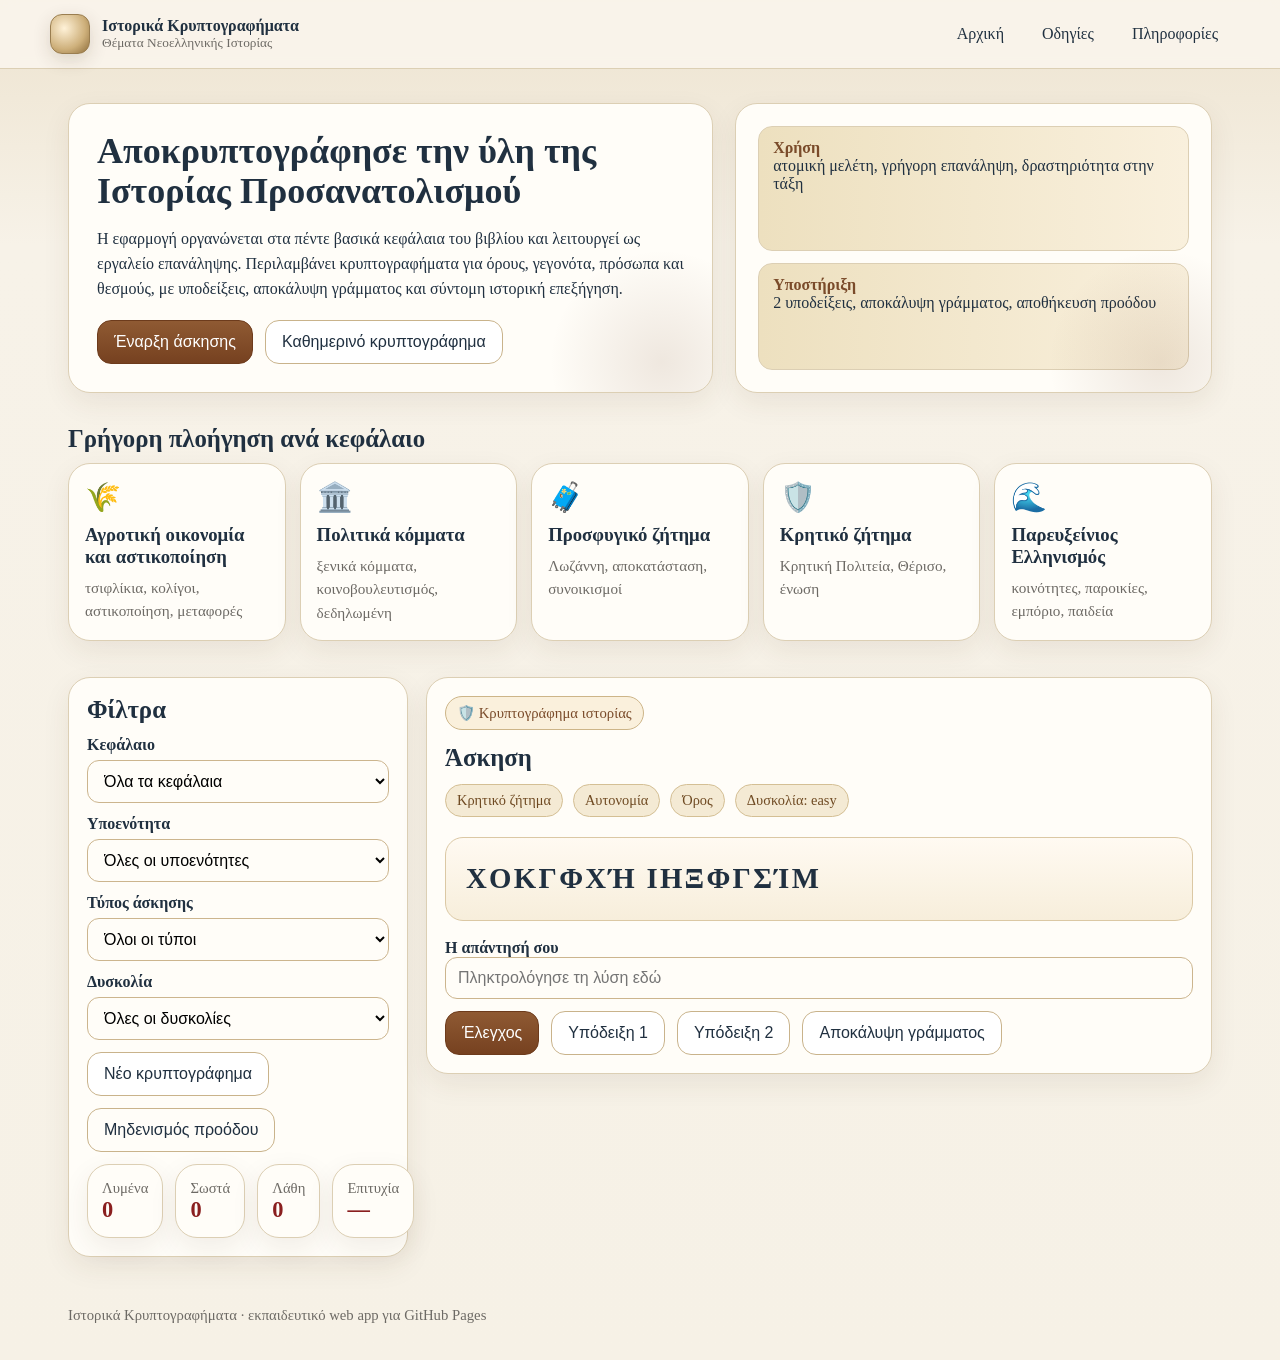
<file: index.html>
<!doctype html>
<html lang="el"><head><meta charset="utf-8"><meta name="viewport" content="width=device-width, initial-scale=1"><title>Ιστορικά Κρυπτογραφήματα v20</title><link rel="stylesheet" href="style.css"></head>
<body>
<header class="topbar"><div class="container nav">
  <a class="brand" href="index.html"><div class="brand-mark"></div><div class="brand-text">Ιστορικά Κρυπτογραφήματα<small>Θέματα Νεοελληνικής Ιστορίας</small></div></a>
  <nav class="nav-links"><a href="index.html">Αρχική</a><a href="instructions.html">Οδηγίες</a><a href="info.html">Πληροφορίες</a></nav>
</div></header>

<main class="container">
  <section class="hero">
    <div class="hero-grid">
      <div class="hero-card">
        
        <h1>Αποκρυπτογράφησε την ύλη της Ιστορίας Προσανατολισμού</h1>
        <p>Η εφαρμογή οργανώνεται στα πέντε βασικά κεφάλαια του βιβλίου και λειτουργεί ως εργαλείο επανάληψης. Περιλαμβάνει κρυπτογραφήματα για όρους, γεγονότα, πρόσωπα και θεσμούς, με υποδείξεις, αποκάλυψη γράμματος και σύντομη ιστορική επεξήγηση.</p>
        <div class="hero-actions">
          <button class="btn primary" onclick="document.getElementById('game').scrollIntoView({behavior:'smooth'})">Έναρξη άσκησης</button>
          <button class="btn secondary" id="dailyBtn">Καθημερινό κρυπτογράφημα</button>
        </div>
      </div>
      <div class="hero-card hero-side">
        
        <div class="ribbon"><strong>Χρήση</strong> ατομική μελέτη, γρήγορη επανάληψη, δραστηριότητα στην τάξη</div>
        <div class="ribbon"><strong>Υποστήριξη</strong> 2 υποδείξεις, αποκάλυψη γράμματος, αποθήκευση προόδου</div>
      </div>
    </div>
  </section>

  <section class="section">
    <h2>Γρήγορη πλοήγηση ανά κεφάλαιο</h2>
    <div class="chapter-grid">
      <article class="chapter-card" data-chapter="Αγροτική οικονομία και αστικοποίηση"><div class="icon">🌾</div><h3>Αγροτική οικονομία και αστικοποίηση</h3><p>τσιφλίκια, κολίγοι, αστικοποίηση, μεταφορές</p></article>
      <article class="chapter-card" data-chapter="Πολιτικά κόμματα"><div class="icon">🏛️</div><h3>Πολιτικά κόμματα</h3><p>ξενικά κόμματα, κοινοβουλευτισμός, δεδηλωμένη</p></article>
      <article class="chapter-card" data-chapter="Προσφυγικό ζήτημα"><div class="icon">🧳</div><h3>Προσφυγικό ζήτημα</h3><p>Λωζάννη, αποκατάσταση, συνοικισμοί</p></article>
      <article class="chapter-card" data-chapter="Κρητικό ζήτημα"><div class="icon">🛡️</div><h3>Κρητικό ζήτημα</h3><p>Κρητική Πολιτεία, Θέρισο, ένωση</p></article>
      <article class="chapter-card" data-chapter="Παρευξείνιος Ελληνισμός"><div class="icon">🌊</div><h3>Παρευξείνιος Ελληνισμός</h3><p>κοινότητες, παροικίες, εμπόριο, παιδεία</p></article>
    </div>
  </section>

  <section class="section" id="game">
    <div class="layout">
      <aside class="panel filters">
        <h2>Φίλτρα</h2>
        <label for="chapterFilter">Κεφάλαιο</label>
        <select id="chapterFilter"></select>
        <label for="sectionFilter">Υποενότητα</label>
        <select id="sectionFilter"></select>
        <label for="typeFilter">Τύπος άσκησης</label>
        <select id="typeFilter"></select>
        <label for="difficultyFilter">Δυσκολία</label>
        <select id="difficultyFilter"><option value="">Όλες οι δυσκολίες</option><option value="easy">easy</option><option value="medium">medium</option><option value="hard">hard</option></select>
        <div class="actions" style="margin-top:12px">
          <button class="btn secondary" id="newPuzzleBtn">Νέο κρυπτογράφημα</button>
          <button class="btn ghost" id="resetBtn">Μηδενισμός προόδου</button>
            
        </div>
        <div class="notice small" id="no-results" style="display:none;margin-top:12px">Δεν βρέθηκαν κρυπτογραφήματα με αυτά τα φίλτρα.</div>
        <div class="stats">
          <div class="stats-card"><span class="small">Λυμένα</span><b id="stat-solved">0</b></div>
          <div class="stats-card"><span class="small">Σωστά</span><b id="stat-correct">0</b></div>
          <div class="stats-card"><span class="small">Λάθη</span><b id="stat-wrong">0</b></div>
          <div class="stats-card"><span class="small">Επιτυχία</span><b id="stat-acc">—</b></div>
        </div>
      </aside>
      <section class="panel">
        <div class="exercise-head">
          <div>
            <div class="kicker"><span id="chapterIcon">📘</span> Κρυπτογράφημα ιστορίας</div>
            <h2>Άσκηση</h2>
            <div id="meta"></div>
          </div>
        </div>
        <div class="cipher-wrap"><div class="cipher" id="cipherText">—</div></div>
        <label for="answerInput"><strong>Η απάντησή σου</strong></label>
        <input id="answerInput" type="text" placeholder="Πληκτρολόγησε τη λύση εδώ">
        <div class="actions" style="margin-top:12px">
          <button class="btn primary" id="checkBtn">Έλεγχος</button>
          <button class="btn secondary" id="hint1Btn">Υπόδειξη 1</button>
          <button class="btn secondary" id="hint2Btn">Υπόδειξη 2</button>
          <button class="btn secondary" id="revealBtn">Αποκάλυψη γράμματος</button>
        </div>
        
          <div id="feedback"></div>
          <div id="quotePanel" class="feedback" style="display:none;margin-top:12px"></div>
          <div id="examPanel" class="feedback" style="display:none;margin-top:12px"></div>

      </section>
    </div>
  </section>
</main>

<footer class="footer"><div class="container small">Ιστορικά Κρυπτογραφήματα · εκπαιδευτικό web app για GitHub Pages</div></footer>
<script src="app.js"></script>
</body></html>
</file>
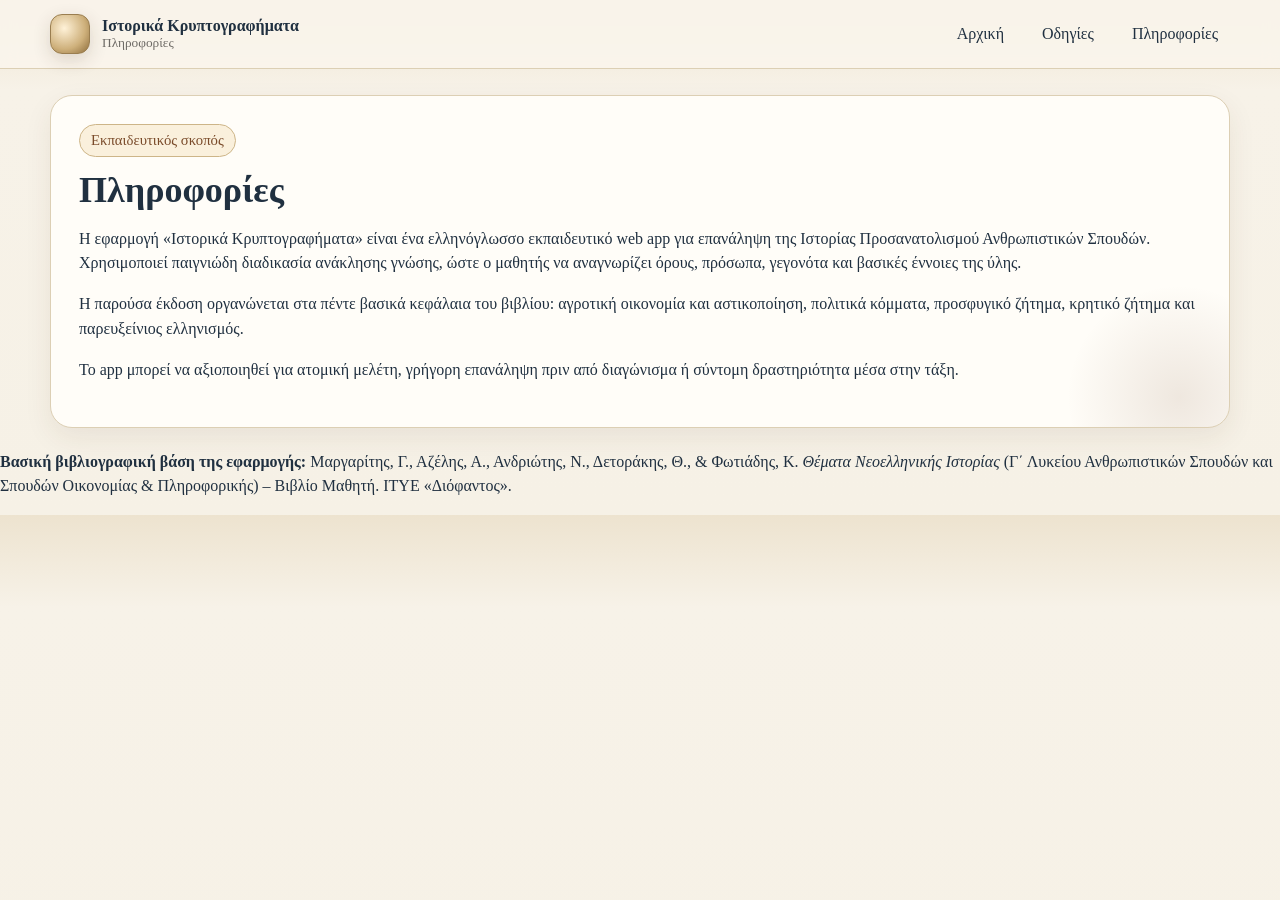
<file: info.html>
<!doctype html>
<html lang="el"><head><meta charset="utf-8"><meta name="viewport" content="width=device-width, initial-scale=1"><title>Πληροφορίες · Ιστορικά Κρυπτογραφήματα</title><link rel="stylesheet" href="style.css"></head>
<body><header class="topbar"><div class="container nav">
<a class="brand" href="index.html"><div class="brand-mark"></div><div class="brand-text">Ιστορικά Κρυπτογραφήματα<small>Πληροφορίες</small></div></a>
<nav class="nav-links"><a href="index.html">Αρχική</a><a href="instructions.html">Οδηγίες</a><a href="info.html">Πληροφορίες</a></nav></div></header>
<main class="container page-header"><div class="hero-card">
<div class="kicker">Εκπαιδευτικός σκοπός</div><h1>Πληροφορίες</h1>
<p>Η εφαρμογή «Ιστορικά Κρυπτογραφήματα» είναι ένα ελληνόγλωσσο εκπαιδευτικό web app για επανάληψη της Ιστορίας Προσανατολισμού Ανθρωπιστικών Σπουδών. Χρησιμοποιεί παιγνιώδη διαδικασία ανάκλησης γνώσης, ώστε ο μαθητής να αναγνωρίζει όρους, πρόσωπα, γεγονότα και βασικές έννοιες της ύλης.</p>
<p>Η παρούσα έκδοση οργανώνεται στα πέντε βασικά κεφάλαια του βιβλίου: αγροτική οικονομία και αστικοποίηση, πολιτικά κόμματα, προσφυγικό ζήτημα, κρητικό ζήτημα και παρευξείνιος ελληνισμός.</p>
<p>Το app μπορεί να αξιοποιηθεί για ατομική μελέτη, γρήγορη επανάληψη πριν από διαγώνισμα ή σύντομη δραστηριότητα μέσα στην τάξη.</p>
</div></main></body></html>
<p><strong>Βασική βιβλιογραφική βάση της εφαρμογής:</strong> Μαργαρίτης, Γ., Αζέλης, Α., Ανδριώτης, Ν., Δετοράκης, Θ., &amp; Φωτιάδης, Κ. <em>Θέματα Νεοελληνικής Ιστορίας</em> (Γ΄ Λυκείου Ανθρωπιστικών Σπουδών και Σπουδών Οικονομίας &amp; Πληροφορικής) – Βιβλίο Μαθητή. ΙΤΥΕ «Διόφαντος».</p>
</file>
<file: style.css>
:root{
  --bg:#f6f1e6; --paper:#fffaf0; --ink:#203040; --accent:#7a4b2a; --accent2:#8a1f1f;
  --muted:#6d6a65; --line:#dccfb4; --card:#fffdf8;
}
*{box-sizing:border-box}
html,body{margin:0;padding:0;font-family:Georgia,"Times New Roman",serif;background:linear-gradient(180deg,#ede3cf 0%, #f7f2e8 18%, #f6f1e6 100%);color:var(--ink)}
a{color:inherit;text-decoration:none}
.container{max-width:1180px;margin:0 auto;padding:0 18px}
.topbar{position:sticky;top:0;z-index:10;background:rgba(250,245,236,.92);backdrop-filter:blur(8px);border-bottom:1px solid var(--line)}
.nav{display:flex;align-items:center;justify-content:space-between;padding:14px 0;gap:18px}
.brand{display:flex;align-items:center;gap:12px;font-weight:700}
.brand-mark{width:40px;height:40px;border-radius:12px;background:radial-gradient(circle at 35% 35%,#fff2d8,#ceb07b 60%,#8d6d3b);border:1px solid #9a7e50;box-shadow:0 6px 18px rgba(70,44,16,.16)}
.brand-text small{display:block;color:var(--muted);font-weight:400}
.nav-links{display:flex;gap:14px;flex-wrap:wrap}
.nav-links a{padding:10px 12px;border-radius:10px}
.nav-links a:hover{background:#efe3cb}
.hero{padding:34px 0 20px}
.hero-grid{display:grid;grid-template-columns:1.15fr .85fr;gap:22px;align-items:stretch}
.hero-card,.panel,.chapter-card,.stats-card{background:var(--card);border:1px solid var(--line);border-radius:22px;box-shadow:0 10px 28px rgba(82,55,25,.08)}
.hero-card{padding:28px;position:relative;overflow:hidden}
.hero-card:before{content:"";position:absolute;inset:auto -60px -80px auto;width:220px;height:220px;background:radial-gradient(circle, rgba(122,75,42,.12) 0%, rgba(122,75,42,0) 72%)}
.kicker{display:inline-block;padding:7px 11px;border:1px solid #cdb588;border-radius:999px;background:#faf0dc;color:var(--accent);font-size:.92rem;margin-bottom:14px}
h1{margin:0 0 10px;font-size:2.25rem;line-height:1.1}
h2{margin:0 0 10px;font-size:1.55rem}
h3{margin:0 0 8px}
p{line-height:1.55}
.hero-actions,.actions{display:flex;gap:12px;flex-wrap:wrap}
.hero-actions{margin-top:18px}
.btn{appearance:none;border:none;border-radius:14px;padding:12px 16px;font-size:1rem;cursor:pointer;background:#ece2cf;color:var(--ink);border:1px solid #c9b38b}
.btn.primary{background:linear-gradient(180deg,#8f5a33,#764120);color:#fff;border-color:#6d3b1c}
.btn.secondary{background:#fff;border-color:#c9b38b}
.btn.ghost{background:transparent}
.hero-side{padding:22px;display:grid;gap:12px}
.ribbon{padding:12px 14px;border-radius:14px;background:linear-gradient(90deg,#ede0bf,#f9f0dd);border:1px solid var(--line)}
.ribbon strong{display:block;color:var(--accent)}
.section{padding:12px 0 24px}
.chapter-grid{display:grid;grid-template-columns:repeat(5,1fr);gap:14px}
.chapter-card{padding:16px;cursor:pointer;transition:transform .15s ease, box-shadow .15s ease}
.chapter-card:hover{transform:translateY(-2px);box-shadow:0 16px 32px rgba(82,55,25,.12)}
.chapter-card .icon{font-size:1.8rem;margin-bottom:10px}
.chapter-card p{margin:0;color:var(--muted);font-size:.95rem}
.layout{display:grid;grid-template-columns:340px 1fr;gap:18px;align-items:start}
.panel{padding:18px}
.filters label{display:block;font-weight:700;margin:12px 0 6px}
select,input[type="text"]{width:100%;padding:11px 12px;border-radius:12px;border:1px solid #ccb58e;background:#fffdf8;font-size:1rem}
.small{font-size:.92rem;color:var(--muted)}
.stats{display:grid;grid-template-columns:repeat(4,1fr);gap:12px;margin-top:12px}
.stats-card{padding:14px}
.stats-card b{font-size:1.4rem;display:block;color:var(--accent2)}
.exercise-head{display:flex;justify-content:space-between;gap:12px;align-items:flex-start;flex-wrap:wrap}
.badge{display:inline-block;padding:7px 11px;border-radius:999px;background:#f4ead4;border:1px solid #d4bf94;color:#6f4a22;font-size:.9rem;margin:2px 6px 2px 0}
.cipher-wrap{margin:18px 0;padding:20px;border-radius:18px;background:linear-gradient(180deg,#fffaf2,#f7eedb);border:1px solid #dbc8a4}
.cipher{font-size:1.8rem;letter-spacing:.08em;line-height:1.45;font-weight:700;word-break:break-word}
.feedback{padding:14px 16px;border-radius:14px;background:#f3ead7;border:1px solid var(--line);margin-top:12px}
.feedback.ok{background:#e9f5ee;border-color:#b9d9c6;color:#174f31}
.feedback.err{background:#f8e8e8;border-color:#e2bcbc;color:#7a1f1f}
.notice{padding:14px 16px;border:1px dashed #c2aa7a;border-radius:14px;background:#fff8eb;color:#6d5b3f}
.footer{padding:26px 0 36px;color:var(--muted)}
.page-header{padding:26px 0 6px}
.list{padding-left:22px}
.list li{margin-bottom:10px}
@media (max-width:1040px){.chapter-grid{grid-template-columns:repeat(3,1fr)}.hero-grid,.layout{grid-template-columns:1fr}}
@media (max-width:720px){h1{font-size:1.8rem}.chapter-grid{grid-template-columns:1fr 1fr}.stats{grid-template-columns:1fr 1fr}.cipher{font-size:1.4rem}}

.feedback.study{background:#f9f2e3;border-color:#d8c08e}
.feedback.exam{background:#eef3fb;border-color:#bfd0ee}
</file>
